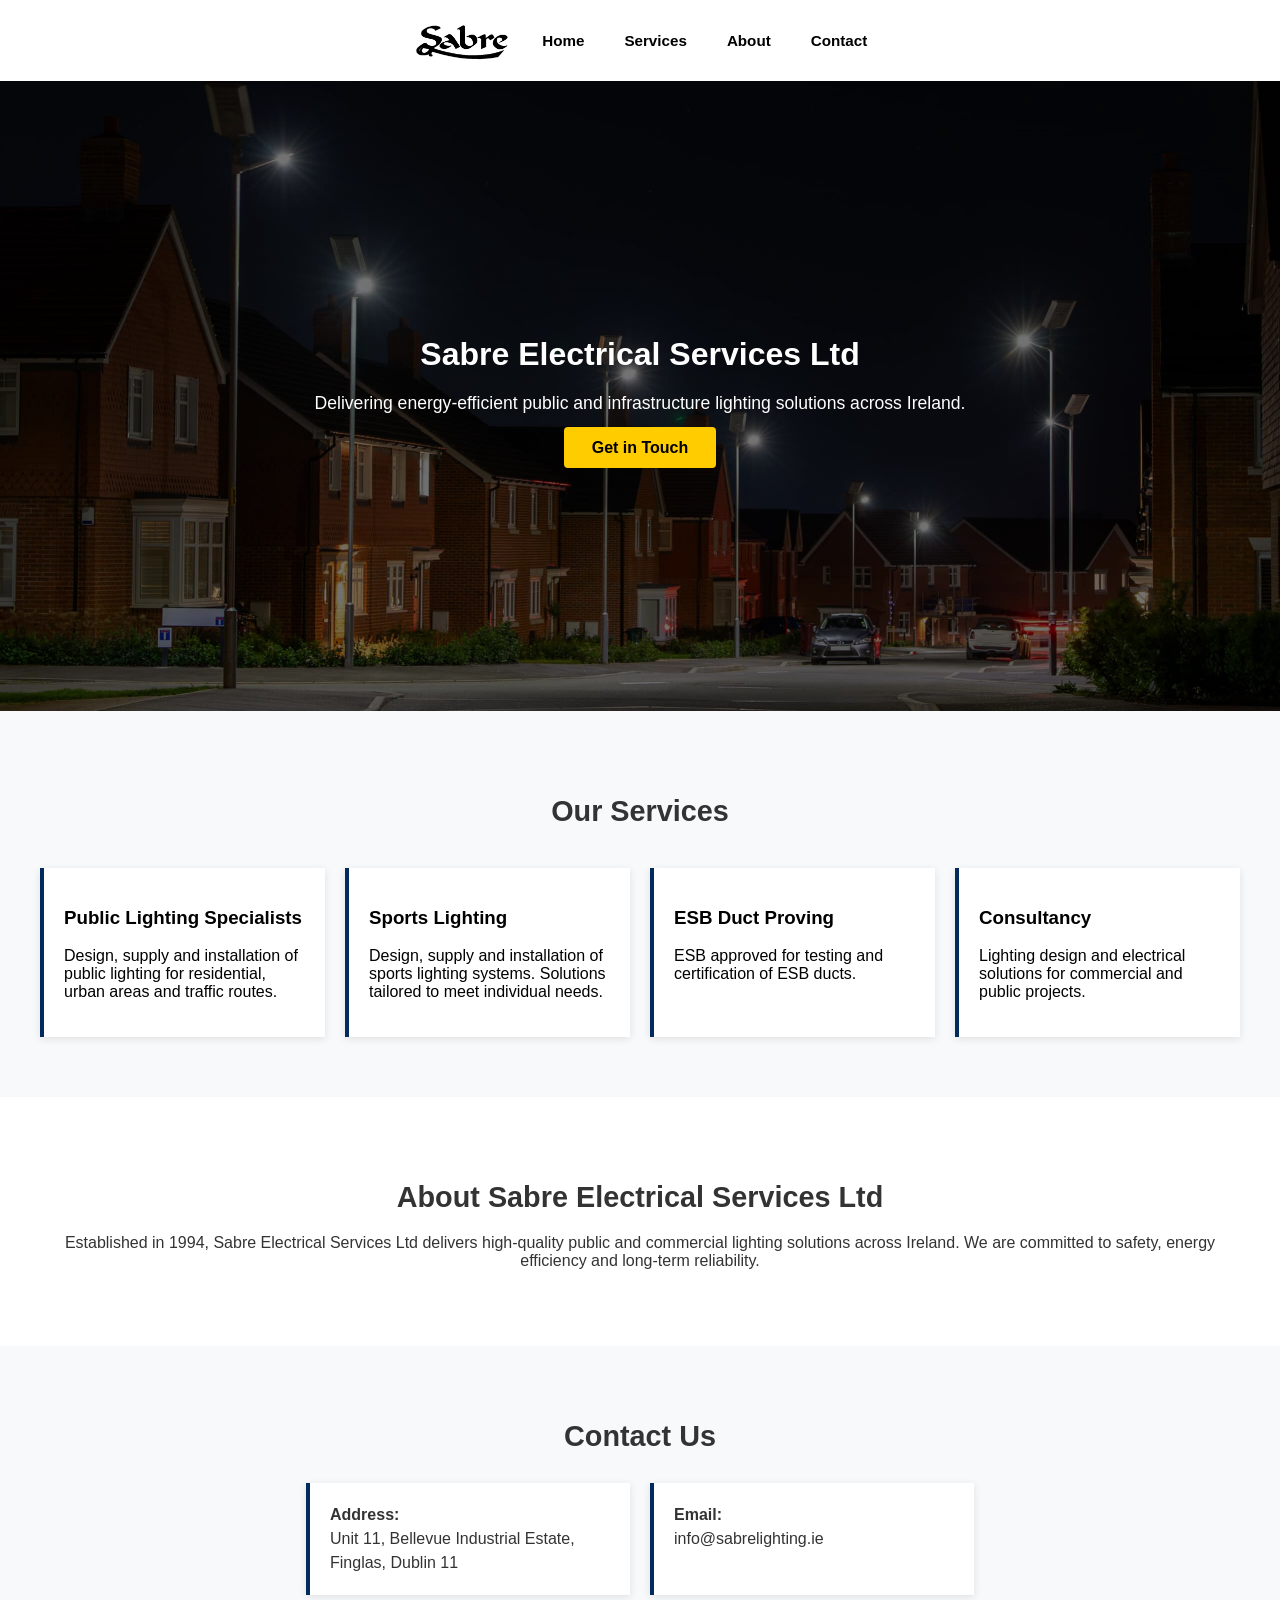
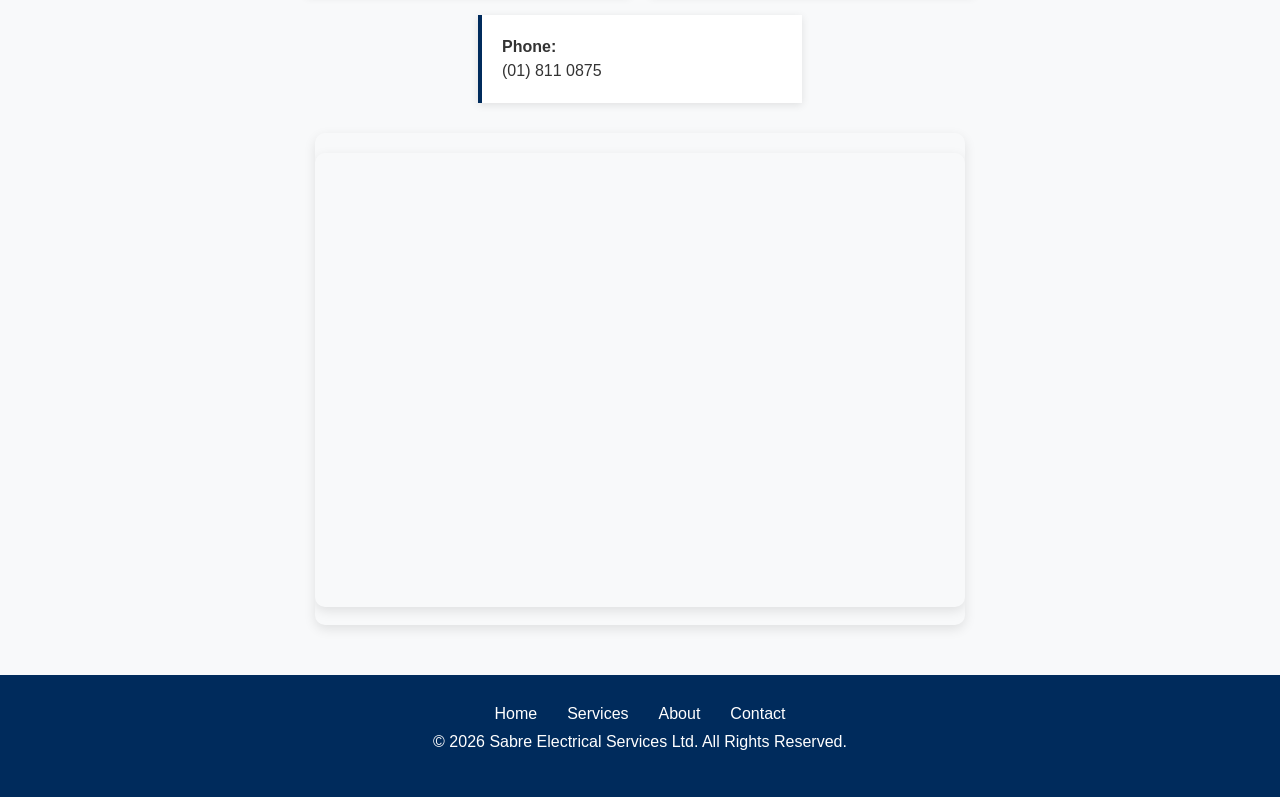
<file: index.html>
<!DOCTYPE html>
<html lang="en">
<head>
  <meta charset="UTF-8" />
  <meta name="viewport" content="width=device-width, initial-scale=1.0" />
  <title>Sabre Electrical Services Ltd</title>
  <link rel="stylesheet" href="style.css" />
</head>

<body id="top">

  <!-- Navigation -->
<header class="navbar container">
  
<div class="logo">
  <img src="logo black on white.jpg" alt="Sabre Logo">
</div>
  
  <nav class="nav-links">
    <ul>
      <li><a href="#top">Home</a></li>
      <li><a href="#services">Services</a></li>
      <li><a href="#about">About</a></li>
      <li><a href="#contact">Contact</a></li>
    </ul>
  </nav>
</header>
 

<!-- Hero -->
<section class="hero">
  <div class="container">
    <div class="hero-content">

<div class="hero-title">

  <span class="hero-title-text">Sabre Electrical Services Ltd</span>
</div>

      <p>Delivering energy-efficient public and infrastructure lighting solutions across Ireland.</p>
      <a href="#contact" class="btn">Get in Touch</a>

    </div>
  </div>
</section>

  <!-- Services -->
  <section id="services">
    <div class="container">
      <h2>Our Services</h2>
<div class="service-grid">
    
       <a href="himast.html" class="card card-link">
          <h3>Public Lighting Specialists</h3>
          <p>Design, supply and installation of public lighting for residential, urban areas and traffic routes.</p>
        </a>

<a href="sports.html" class="card card-link">
  <h3>Sports Lighting</h3>
  <p>Design, supply and installation of sports lighting systems. Solutions tailored to meet individual needs.</p>
</a>
        <a href="duct.html" class="card card-link">
          <h3>ESB Duct Proving</h3>
          <p>ESB approved for testing and certification of ESB ducts.</p>
        </a>

        <a href="consultancy.html" class="card card-link">
          <h3>Consultancy</h3>
          <p>Lighting design and electrical solutions for commercial and public projects.</p>
        </a>
      </div>
      </div>
   
  </section>

  <!-- About -->
  <section id="about">
    <div class="container">
      <h2>About Sabre Electrical Services Ltd</h2>
      <p>Established in 1994, Sabre Electrical Services Ltd delivers high-quality public and commercial lighting solutions across Ireland. We are committed to safety, energy efficiency and long-term reliability.</p>
    </div>
  </section>

  <!-- Contact -->
  <section id="contact">
    <div class="container">
      <h2>Contact Us</h2>

      <div class="contact-grid">
        <div class="contact-item">
          <strong>Address:</strong><br>
          Unit 11, Bellevue Industrial Estate, Finglas, Dublin 11
        </div>

        <div class="contact-item">
          <strong>Email:</strong><br>
          info@sabrelighting.ie
        </div>

        <div class="contact-item">
          <strong>Phone:</strong><br>
          (01) 811 0875
        </div>
      </div>
    </div>
    <div class="map-container">
<div class="map-container">
<iframe src="https://www.google.com/maps/embed?pb=!1m18!1m12!1m3!1d38071.1001358611!2d-6.338462619333755!3d53.38900137947382!2m3!1f0!2f0!3f0!3m2!1i1024!2i768!4f13.1!3m3!1m2!1s0x48670de7db69b7cf%3A0xf329eb32c53cad4d!2sFinglas%20South%2C%20Dublin%2C%20D11%20VN59!5e0!3m2!1sen!2sie!4v1790237415801!5m2!1sen!2sie" width="600" height="450" style="border:0;" allowfullscreen="" loading="lazy" referrerpolicy="strict-origin-when-cross-origin"></iframe>
</div>
 
</div>
  </section>

  <!-- Footer -->
<footer>
    <div class="footer-links">
      <a href="#top">Home</a>
      <a href="#services">Services</a>
      <a href="#about">About</a>
      <a href="#contact">Contact</a>
    </div>
    <p>© 2026 Sabre Electrical Services Ltd. All Rights Reserved.</p>
  </footer>
  

</body>
</html>
</file>
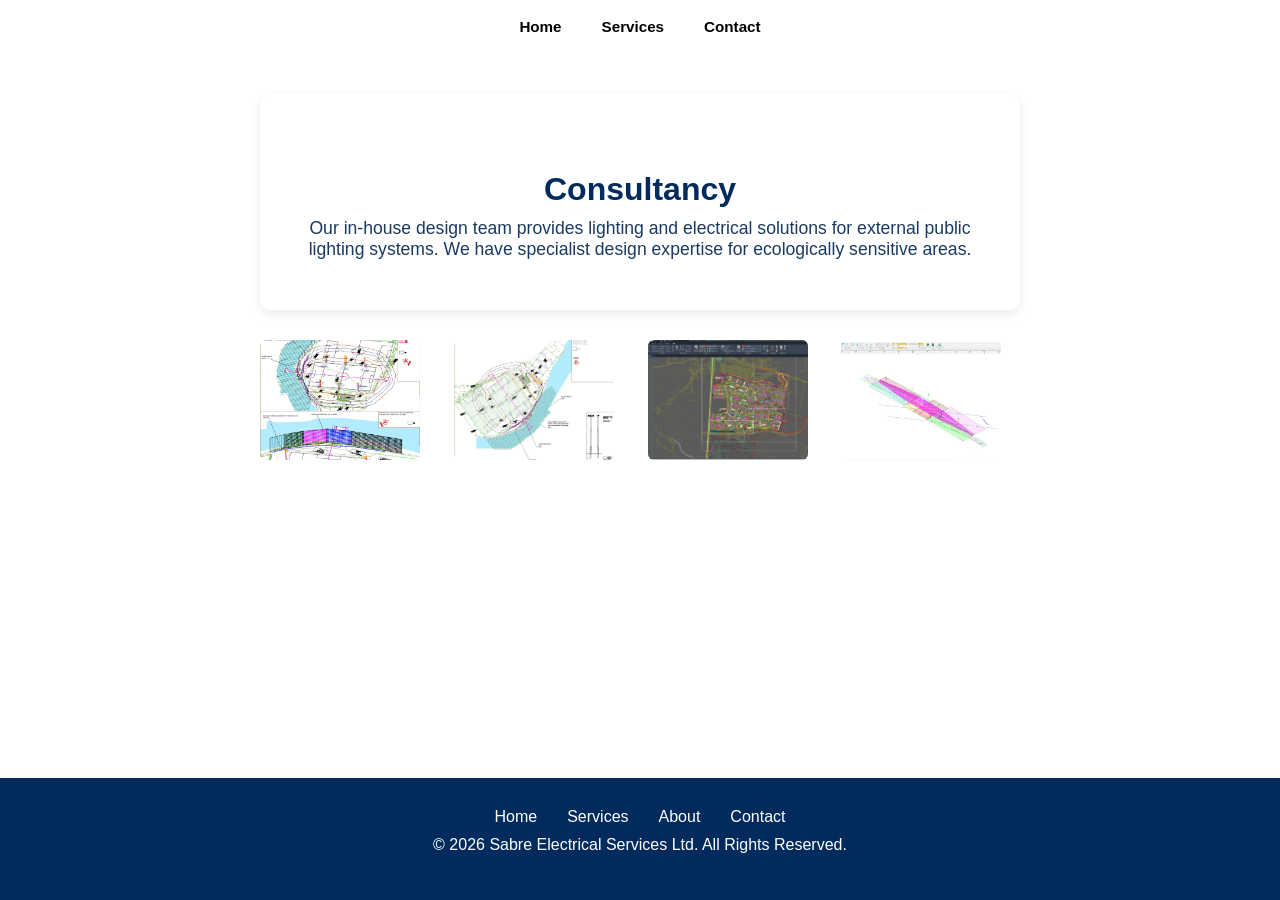
<file: consultancy.html>
<!DOCTYPE html>
<html lang="en">
<head>
  <meta charset="UTF-8">
  <meta name="viewport" content="width=device-width, initial-scale=1.0">
  <title>Consultancy | Sabre Electrical Services Ltd</title>

  <link href="https://fonts.googleapis.com/css2?family=Poppins:wght@300;400;600&display=swap" rel="stylesheet">
  <link rel="stylesheet" href="style.css">
</head>

<body class="consultancy-page">

<header class="navbar">
  <nav class="nav-links">
    <ul>
      <li><a href="index.html#top">Home</a></li>
      <li><a href="index.html#services">Services</a></li>
      <li><a href="index.html#contact">Contact</a></li>
    </ul>
  </nav>
</header>

<main class="page-content container">

<section class="himast-tile">
  <h1>Consultancy</h1>
  <p>Our in‑house design team provides lighting and electrical solutions for external public lighting systems.
     We have specialist design expertise for ecologically sensitive areas.</p>
</section>

<section>
  <div class="gallery-grid">
      <img src="consultancy1.jpeg" alt="Consultancy Project 1" class="thumb">
      <img src="consultancy2.jpeg" alt="Consultancy Project 2" class="thumb">
      <img src="consultancy3.jpeg" alt="Consultancy Project 3" class="thumb">
      <img src="consultancy4.jpeg" alt="Consultancy Project 4" class="thumb">
  </div>
</section>

</main>

<div id="lightbox" class="lightbox">
  <span class="close">&times;</span>
  <span class="arrow left">&#10094;</span>
  <img id="lightbox-img" class="lightbox-img">
  <span class="arrow right">&#10095;</span>
</div>

<footer class="footer">
  <div class="footer-links">
    <a href="index.html#top">Home</a>
    <a href="index.html#services">Services</a>
    <a href="index.html#about">About</a>
    <a href="index.html#contact">Contact</a>
  </div>
  <p>© 2026 Sabre Electrical Services Ltd. All Rights Reserved.</p>
</footer>

<script src="gallery.js"></script>

</body>
</html>
</file>
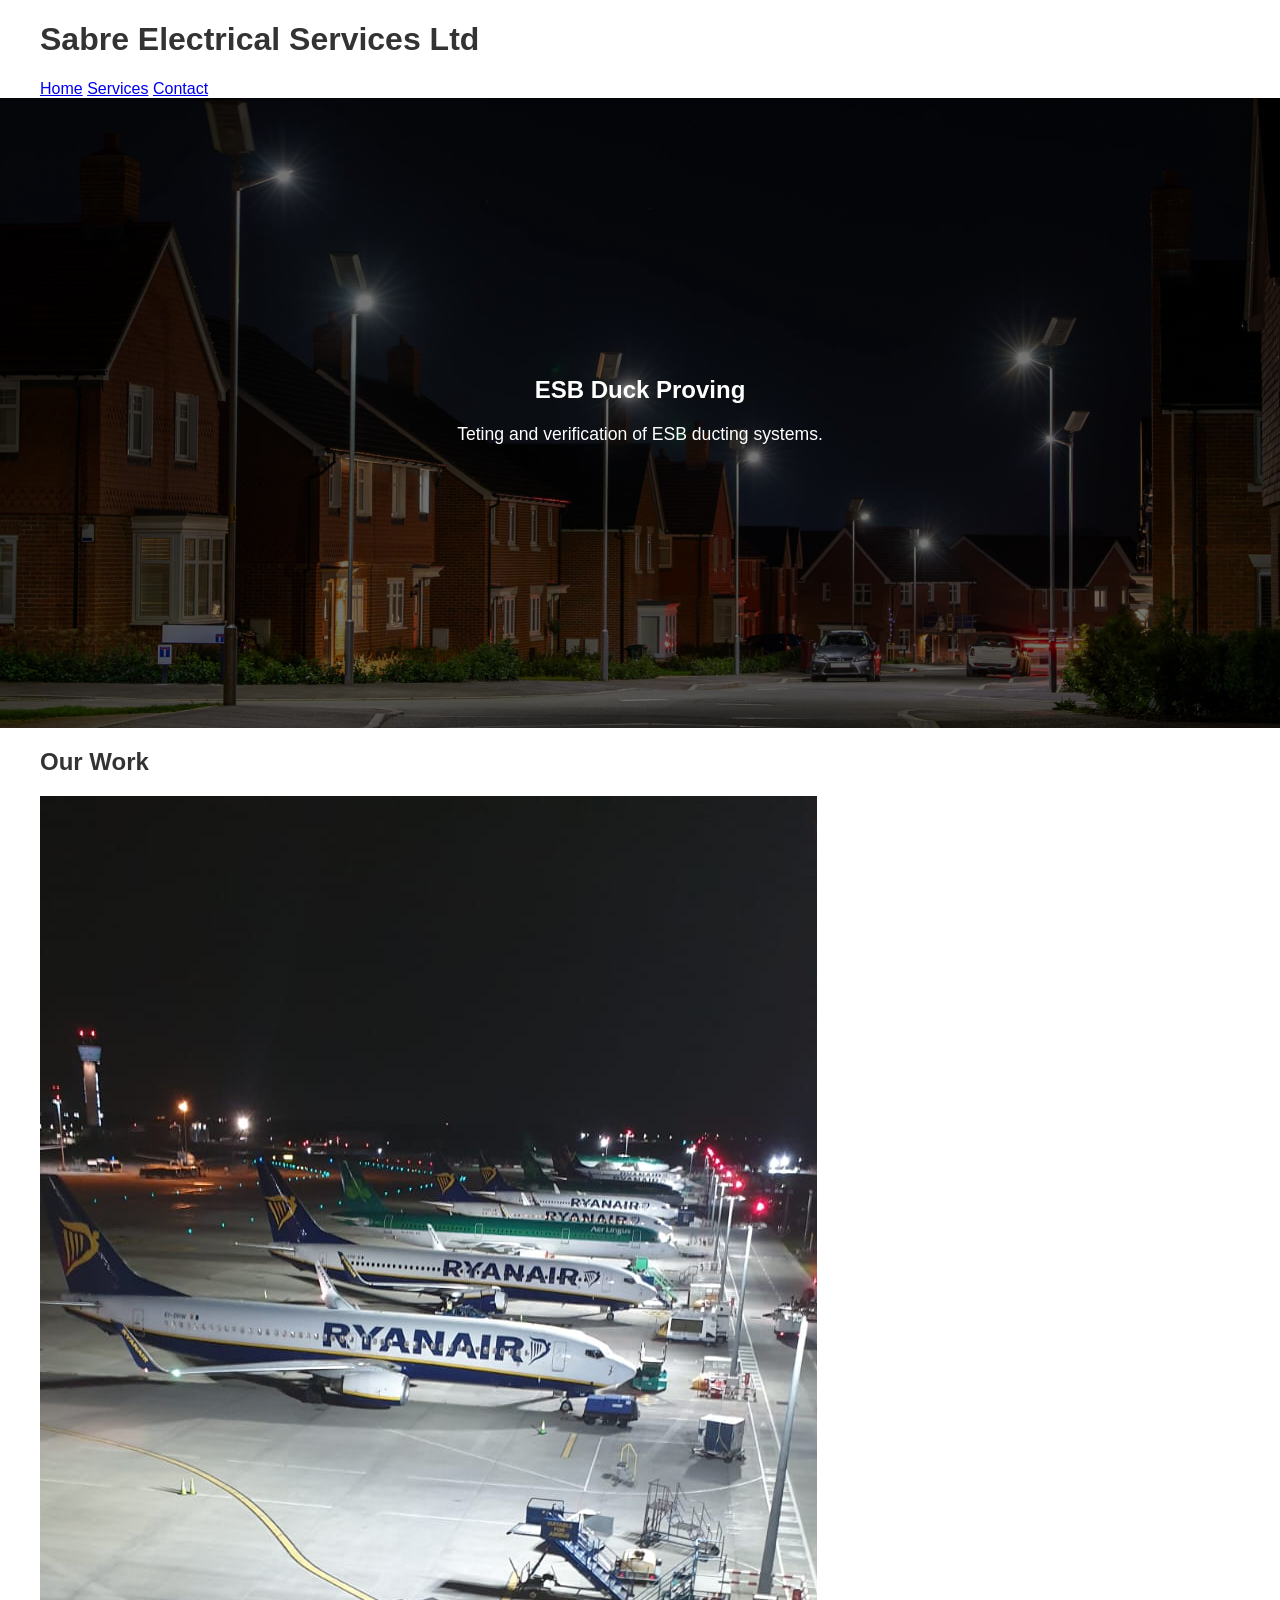
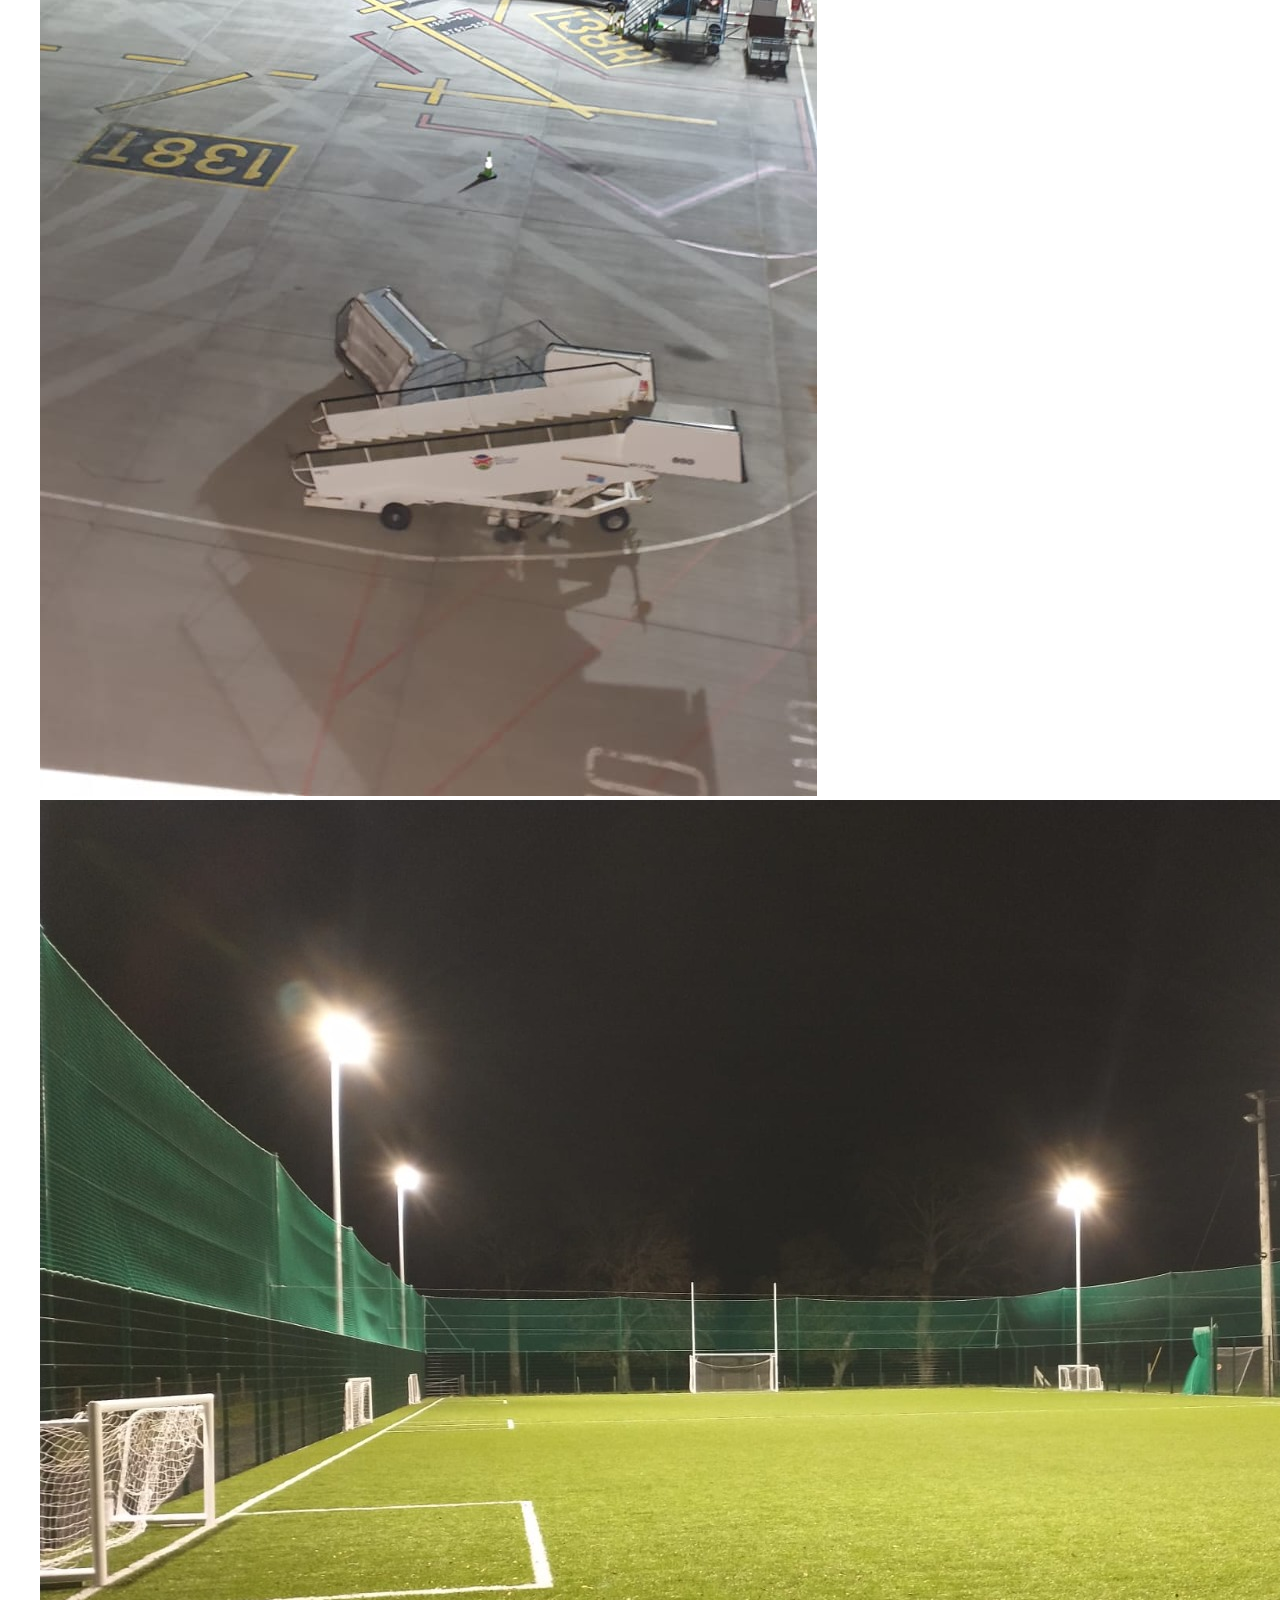
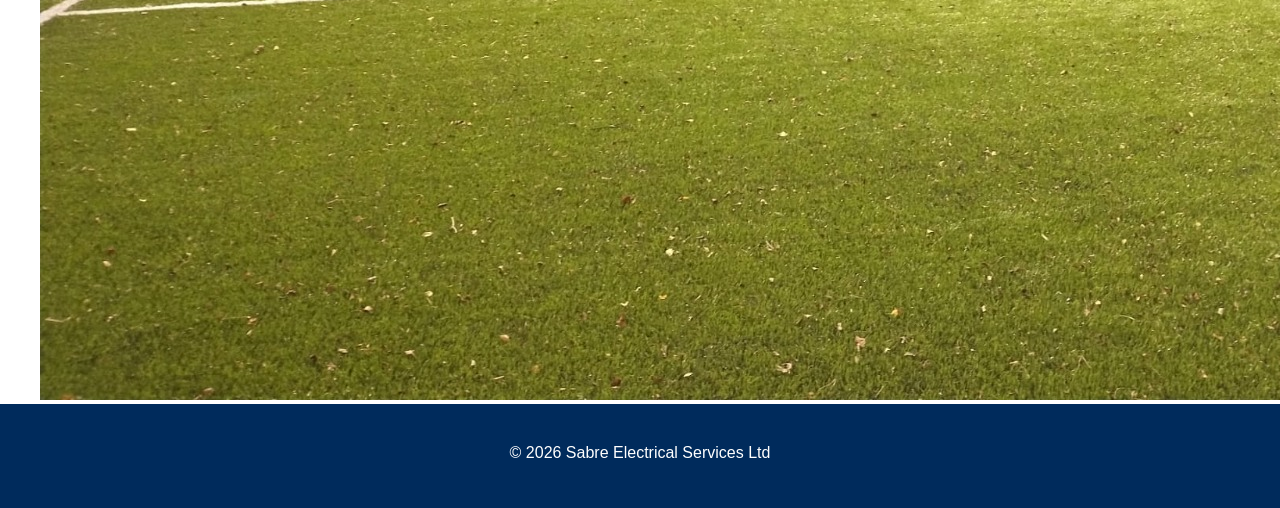
<file: duck.html>
<!DOCTYPE html>
<html lang="en">
<head>
  <meta charset="UTF-8">
  <meta name="viewport" content="width=device-width, initial-scale=1.0">
  <title>Hi-Mast Lighting | Sabre Electrical</title>

  <link href="https://fonts.googleapis.com/css2?family=Poppins:wght@300;400;600&display=swap" rel="stylesheet">
  <link rel="stylesheet" href="style.css">
</head>

<body>

<header>
  <div class="container header-content">
    <h1>Sabre Electrical Services Ltd</h1>
<nav>
  <a href="index.html">Home</a>
  <a href="index.html#services">Services</a>
  <a href="index.html#contact">Contact</a>
</nav>

  </div>
</header>

<section class="hero" style="height:40vh;">
  <div class="hero-content">
    <h2>ESB Duck Proving</h2>
    <p>Teting and verification of ESB ducting systems.</p>
  </div>
</section>

<section class="container">
  <h2>Our Work</h2>

  <div class="gallery">
    <img src="WhatsApp Image 2026-05-25 at 10.41.31 AM.jpeg">
    <img src="WhatsApp Image 2026-05-25 at 10.41.32 AM.jpeg">
  </div>
</section>

<footer>
  <p>© 2026 Sabre Electrical Services Ltd</p>
</footer>

<script src="script.js"></script>

</body>
</html>
</file>
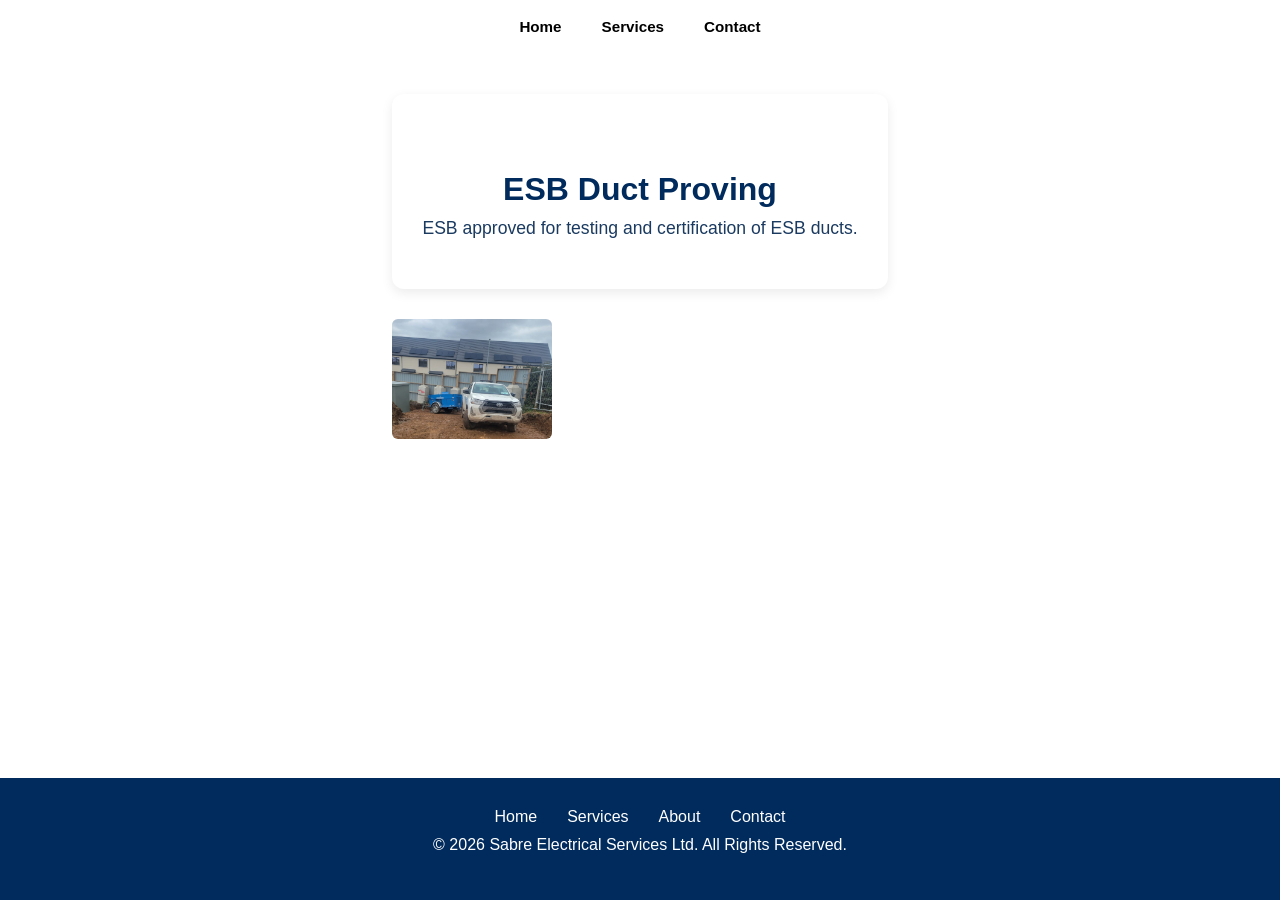
<file: duct.html>
<!DOCTYPE html>
<html lang="en">
<head>
  <meta charset="UTF-8">
  <meta name="viewport" content="width=device-width, initial-scale=1.0">
  <title>ESB Duct Proving | Sabre Electrical Services Ltd</title>

  <link href="https://fonts.googleapis.com/css2?family=Poppins:wght@300;400;600&display=swap" rel="stylesheet">
  <link rel="stylesheet" href="style.css">
</head>

<body class="duct-page">

<header class="navbar">
  <nav class="nav-links">
    <ul>
      <li><a href="index.html#top">Home</a></li>
      <li><a href="index.html#services">Services</a></li>
      <li><a href="index.html#contact">Contact</a></li>
    </ul>
  </nav>
</header>

<main class="page-content container">

<section class="himast-tile">
  <h1>ESB Duct Proving</h1>
  <p>ESB approved for testing and certification of ESB ducts.</p>
</section>

<section>
  <div class="gallery-grid">
    <img src="duct.jpeg" alt="ESB Duct Proving" class="thumb">
  </div>
</section>

</main>

<div id="lightbox" class="lightbox">
  <span class="close">&times;</span>
  <span class="arrow left">&#10094;</span>
  <img id="lightbox-img" class="lightbox-img">
  <span class="arrow right">&#10095;</span>
</div>

<footer>
  <div class="footer-links">
    <a href="index.html#top">Home</a>
    <a href="index.html#services">Services</a>
    <a href="index.html#about">About</a>
    <a href="index.html#contact">Contact</a>
  </div>
  <p>© 2026 Sabre Electrical Services Ltd. All Rights Reserved.</p>
</footer>

<script src="gallery.js"></script>

</body>
</html>
</file>
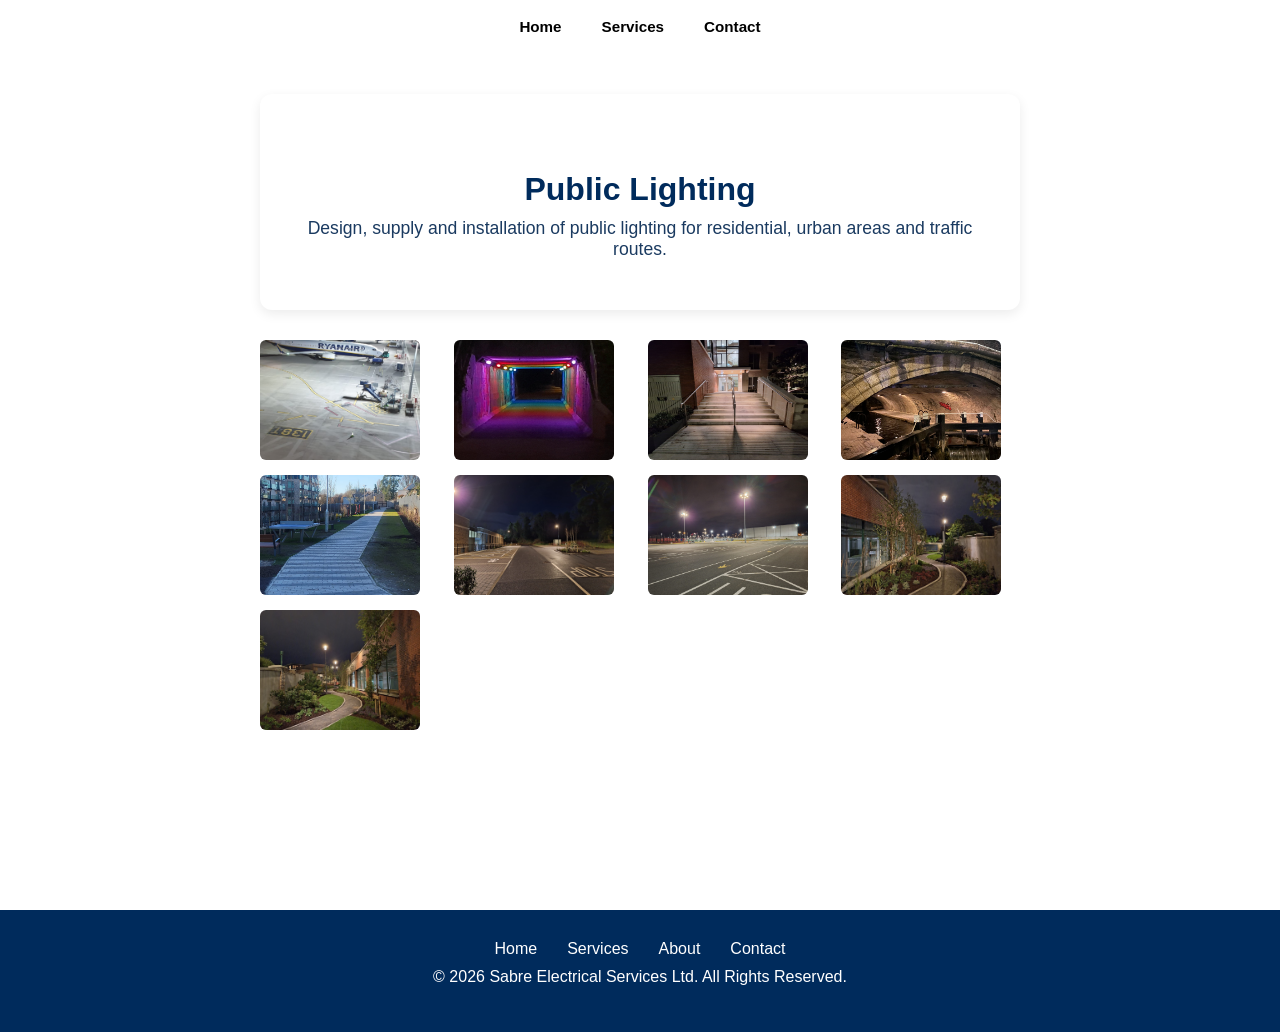
<file: himast.html>
<!DOCTYPE html>
<html lang="en">
<head>
  <meta charset="UTF-8">
  <meta name="viewport" content="width=device-width, initial-scale=1.0">
  <title>Hi-Mast | Sabre Electrical Services Ltd</title>

  <link href="https://fonts.googleapis.com/css2?family=Poppins:wght@300;400;600&display=swap" rel="stylesheet">
  <link rel="stylesheet" href="style.css">
</head>


<body class="himast-page">
<header class="navbar">


  <nav class="nav-links">
    <ul>
      <li><a href="index.html#top">Home</a></li>
      <li><a href="index.html#services">Services</a></li>
      <li><a href="index.html#contact">Contact</a></li>
    </ul>
  </nav>
</header>
  <main class="page-content container">
<section class="himast-tile">
  <h1>Public Lighting</h1>
  <p>Design, supply and installation of public lighting for residential, urban areas and traffic routes.</p>
</section>



<section>
  <!-- GALLERY GRID (required for gallery.js) -->
  <div class="gallery-grid">
    <img class="thumb" src="airport.jpeg" alt="Airport Hi-Mast">
    <img class="thumb" src="all_lights.jpeg.jpeg" alt="Lighting Overview">
    <img class="thumb" src="stairs.jpg" alt="Hi-Mast Maintenance">
    <img class="thumb" src="bridge.jpeg" alt="Bridge Lighting">
    <img class="thumb" src="street2.jpeg" alt="Street Lighting">
    <img class="thumb" src="street3.jpeg" alt="Urban Lighting">
    <img class="thumb" src="port.jpg" alt="Hi-Mast Maintenance">
    <img class="thumb" src="ally.jpg" alt="Hi-Mast Maintenance">
    <img class="thumb" src="backally.jpg" alt="Hi-Mast Maintenance">
  </div>
</section>

<!-- LIGHTBOX (required for gallery.js) -->
<div id="lightbox" class="lightbox">
  <span class="close">&times;</span>
  <span class="arrow left">&#10094;</span>
  <img id="lightbox-img" class="lightbox-img">
  <span class="arrow right">&#10095;</span>
</div>
</main>
<footer>
    <div class="footer-links">
      <a href="#top">Home</a>
      <a href="#services">Services</a>
      <a href="#about">About</a>
      <a href="#contact">Contact</a>
    </div>
    <p>© 2026 Sabre Electrical Services Ltd. All Rights Reserved.</p>
  </footer>

<script src="gallery.js"></script>

</body>
</html>
</file>
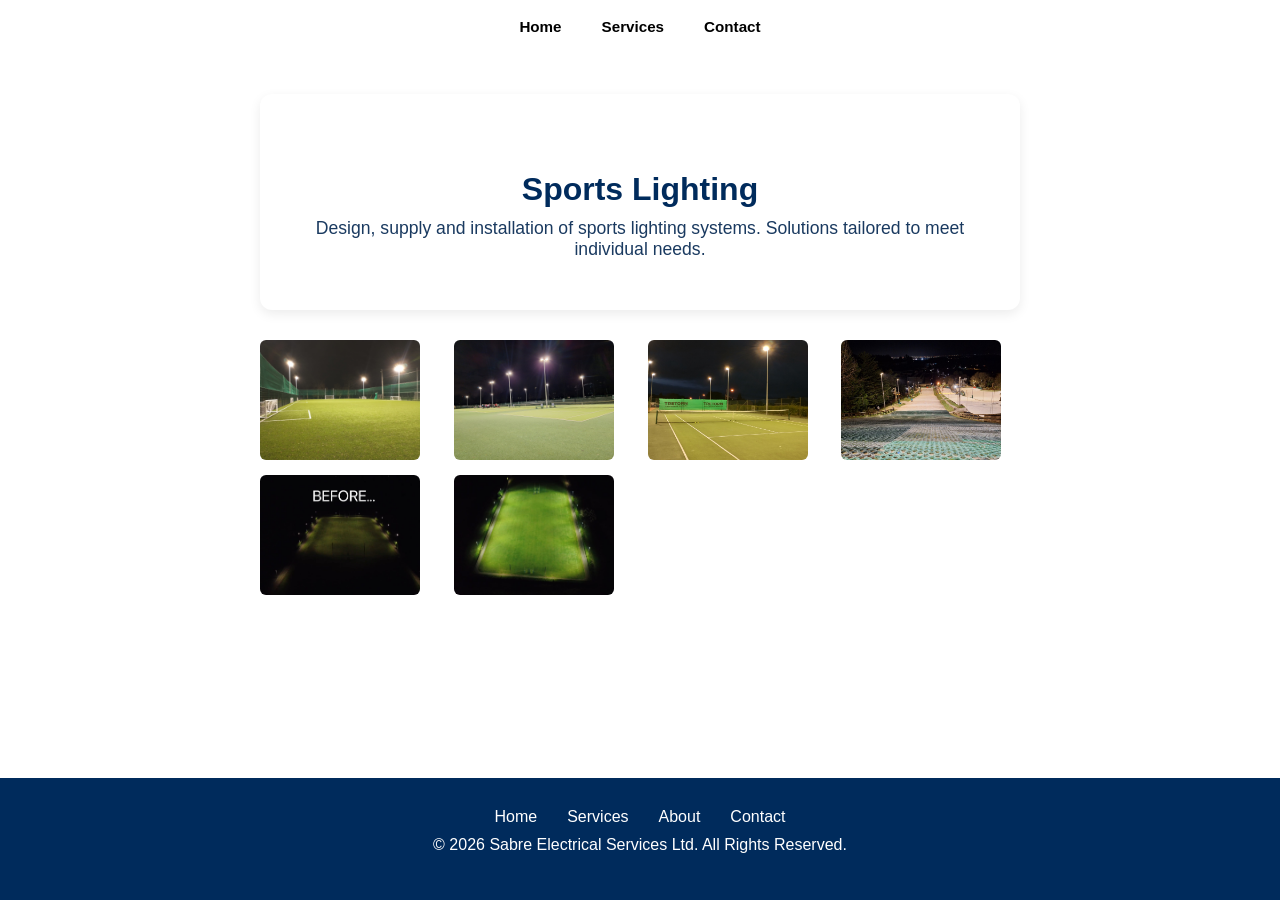
<file: sports.html>
<!DOCTYPE html>
<html lang="en">
<head>
  <meta charset="UTF-8">
  <meta name="viewport" content="width=device-width, initial-scale=1.0">
  <title>Sports Lighting | Sabre Electrical Services Ltd</title>

  <link href="https://fonts.googleapis.com/css2?family=Poppins:wght@300;400;600&display=swap" rel="stylesheet">
  <link rel="stylesheet" href="style.css">
</head>

<body class="sport-page">

<header class="navbar">
  <nav class="nav-links">
    <ul>
      <li><a href="index.html#top">Home</a></li>
      <li><a href="index.html#services">Services</a></li>
      <li><a href="index.html#contact">Contact</a></li>
    </ul>
  </nav>
</header>

<main class="page-content container">

<section class="himast-tile">
  <h1>Sports Lighting</h1>
  <p>Design, supply and installation of sports lighting systems. Solutions tailored to meet individual needs.</p>
</section>

<section>
  <div class="gallery-grid">
    <img src="sport1.jpeg" class="thumb">
    <img src="sport2.jpeg" class="thumb">
    <img src="sport3.jpeg.jpeg" class="thumb">
    <img src="skiing.jpeg" class="thumb">
    <img src="before.jpg" class="thumb">
    <img src="after.jpg" class="thumb">
  </div>
</section>

</main>

<div id="lightbox" class="lightbox">
  <span class="close">&times;</span>
  <span class="arrow left">&#10094;</span>
  <img id="lightbox-img" class="lightbox-img">
  <span class="arrow right">&#10095;</span>
</div>

<footer>
  <div class="footer-links">
    <a href="#top">Home</a>
    <a href="#services">Services</a>
    <a href="#about">About</a>
    <a href="#contact">Contact</a>
  </div>
  <p>© 2026 Sabre Electrical Services Ltd. All Rights Reserved.</p>
</footer>

<script src="gallery.js"></script>

</body>
</html>
</file>
<file: style.css>
/* GLOBAL */
body {
  margin: 0;
  font-family: 'Segoe UI', Arial, sans-serif;
  color: #333;
}

.container {
  max-width: 1200px;
  margin: 0 auto;
  padding: 0 20px;
}

/* NAVIGATION */
.navbar {
  display: flex;
  justify-content: center;   /* CENTER THE NAV */
  align-items: center;
  padding: 18px 20px;
}

.logo img {
height: 45px; /* was 28px */
width: auto;
display: block;
margin-right: 30px;
}

.nav-links ul {
  display: flex;
  gap: 40px;
  list-style: none;
  margin: 0;
  padding: 0;
}

.nav-links a {
  font-size: 1.15rem;
  font-weight: 600;
  color: #002b5c;
  text-decoration: none;
}

.navbar a {
  text-decoration: none;
  color: #000;
  font-weight: 600;
  font-size: 0.95rem;
}

/* HERO */
.hero {
  min-height: 70vh;
   height: auto;
  background:
    linear-gradient(rgba(0,0,0,0.55), rgba(0,0,0,0.55)),
    url('background.jpg') center/cover no-repeat;
  display: flex;
  justify-content: center;
  align-items: center;
  text-align: center;
  color: #fff;
  padding: 0 20px;
}

.hero-title {
  display: flex;
  justify-content: center;
  align-items: center;
  gap: 14px;
  margin-bottom: 20px;
}

.sabre-white {
  filter: brightness(0) invert(1);
  height: 120px;
}

.hero-title-text {
  font-size: 2rem;
  font-weight: 600;
  color: #fff;
  white-space: nowrap;
}

.hero p {
  font-size: 1.1rem;
  margin-bottom: 25px;
}

.btn {
  background: #ffcc00;
  color: #000;
  padding: 12px 28px;
  border-radius: 4px;
  text-decoration: none;
  font-weight: 600;
}

/* SERVICES */
#services {
  background: #f8f9fa;
  padding: 60px 20px;
  text-align: center;
}

#services h2 {
  font-size: 1.8rem;
  margin-bottom: 40px;
}

.service-grid {
  display: grid;
  grid-template-columns: repeat(auto-fit, minmax(250px, 1fr));
  gap: 20px;
}

.card {
  background: #fff;
  border-left: 4px solid #002b5c;
  box-shadow: 0 2px 8px rgba(0,0,0,0.1);
  padding: 20px;
  text-align: left;
}
.card-link {
  color: #000 !important;
  text-decoration: none !important;
  display: block;
}

.card-link h3,
.card-link p {
  color: #000 !important;
}

.card-link:hover {
  opacity: 0.9;
}

/* ABOUT */
#about {
  background: #fff;
  padding: 60px 20px;
  text-align: center;
}

#about h2 {
  font-size: 1.8rem;
  margin-bottom: 20px;
}

/* CONTACT */
#contact {
background: #f8f9fa;
padding: 50px 20px;
text-align: center;
}

#contact h2 {
  font-size: 1.8rem;
  margin-bottom: 30px;
}

.contact-grid {
display: flex;
justify-content: center;
gap: 20px;
flex-wrap: wrap;
max-width: 900px;
margin: 0 auto 30px;
}

.contact-item {
width: 280px;
background: #fff;
padding: 20px;
border-left: 4px solid #002b5c;
box-shadow: 0 2px 8px rgba(0,0,0,0.1);
text-align: left;
line-height: 1.5;
}

.gallery-grid {
  display: grid;
  grid-template-columns: repeat(auto-fit, minmax(220px, 1fr));
  gap: 20px;
  margin-top: 40px;
  margin-bottom: 180px;
}

.gallery-grid img.thumb {
  width: 160px;
  height: 120px;
  object-fit: cover;
  border-radius: 6px;
  cursor: pointer;
  transition: transform 0.2s ease;
}

.gallery-grid img.thumb:hover {
  transform: scale(1.05);
  
}

/* Lightbox popup */
.lightbox {
  display: none;
  position: fixed;
  z-index: 9999;
  left: 0;
  top: 0;
  width: 100%;
  height: 100%;
  background: rgba(0,0,0,0.85);
  justify-content: center;
  align-items: center;
}

.lightbox-img {
  max-width: 90%;
  max-height: 80%;
  border-radius: 10px;
}

.close {
  position: absolute;
  top: 20px;
  right: 30px;
  font-size: 40px;
  color: #fff;
  cursor: pointer;
}



@media (max-width: 768px) {

  /* MOBILE NAVIGATION */
  .navbar {
    display: flex;
    flex-direction: row;
    justify-content: space-between;
    align-items: center;
    padding: 12px 15px;
  }

  .nav-links ul {
    display: flex;
    flex-direction: row;
    gap: 15px;
  }

  /* MOBILE SERVICES */
  .service-grid {
    grid-template-columns: 1fr;
  }

  /* MOBILE CONTACT */
  .contact-grid {
    grid-template-columns: 1fr;
  }

  /* MOBILE GALLERY */
  .gallery-grid {
    grid-template-columns: repeat(2, 1fr);
  }

  /* MOBILE HERO */
  .hero {
    height: auto;
    min-height: 90vh;
    padding: 60px 20px;
  }

  /* TEXT ALIGN FIXES */
  #contact .contact-item { text-align: right; }
  #services .card { text-align: left; }
  #about p { text-align: left; }
}


.arrow {
  position: absolute;
  top: 50%;
  font-size: 50px;
  color: #fff;
  cursor: pointer;
  user-select: none;
  padding: 10px;
}

.arrow.left {
  left: 20px;
}

.arrow.right {
  right: 20px;
}



footer {
  width: 100%;
  background: #002b5c;
  padding: 30px 0;
  color: #ffffff;
}

footer .footer-links {
  display: flex;
  justify-content: center;
  gap: 30px;
}

footer .footer-links a {
  color: #ffffff;
  text-decoration: none;
}

footer p {
  text-align: center;
  margin-top: 10px;
}


body.sport-page .container {
  max-width: 900px;
}
body.sport-page .gallery-grid {
  grid-template-columns: repeat(auto-fit, minmax(160px, 1fr));
  gap: 15px;
  margin-top: 20px;
  margin-bottom: 180px;
}
body.sport-page .himast-tile {
  max-width: 900px;
  margin: 40px auto 30px;
}

body.duct-page .container {
  max-width: 900px;
}

body.duct-page .gallery-grid {
  grid-template-columns: repeat(auto-fit, minmax(160px, 1fr));
  gap: 15px;
  margin-top: 20px;
  margin-bottom: 180px;
}

body.duct-page .himast-tile {
  max-width: 900px;
  margin: 40px auto 30px;
}
body.consultancy-page .container {
  max-width: 900px;
}

body.consultancy-page .gallery-grid {
  grid-template-columns: repeat(auto-fit, minmax(160px, 1fr));
  gap: 15px;
  margin-top: 20px;
  margin-bottom: 180px;
}

body.consultancy-page .himast-tile {
  max-width: 900px;
  margin: 40px auto 30px;
}

/* Hi-Mast small tile */
.himast-tile {
   background: #ffffff;
  padding: 50px 30px;
  border-radius: 12px;
  max-width: 900px;
  margin: 40px auto 30px;
 box-shadow: 0 4px 12px rgba(0,0,0,0.08);
  text-align: center;
}

.himast-tile h1 {
  font-size: 2rem;
  margin-bottom: 10px;
  color: #002b5c;
}

.himast-tile p {
  font-size: 1.1rem;
  color: #1a3a60;
  max-width: 700px;
  margin: 0 auto;
}



/* MAKE HI-MAST MATCH SPORTS PAGE EXACTLY */
body.himast-page .container {
  max-width: 900px;
}

body.himast-page .himast-tile {
  max-width: 900px;
  margin: 40px auto 30px;
}

body.himast-page .gallery-grid {
  grid-template-columns: repeat(auto-fit, minmax(160px, 1fr));
  gap: 15px;
  margin-top: 20px;
  margin-bottom: 180px;
}

body.himast-page .gallery-grid img.thumb {
  width: 160px;
  height: 120px;
  object-fit: cover;
}

html, body {
  height: 100%;
}

body {
  display: flex;
  flex-direction: column;
}

main {
  flex: 1;
}

.hero-logo {
display: block;
max-width: 700px;
width: 100%;
height: auto;
margin: 0 auto 20px;
}


.map-container {
max-width: 650px;
margin: 30px auto 0;
border-radius: 10px;
overflow: hidden;
  margin-top: 20px;
box-shadow: 0 4px 12px rgba(0,0,0,0.1);
}
</file>
